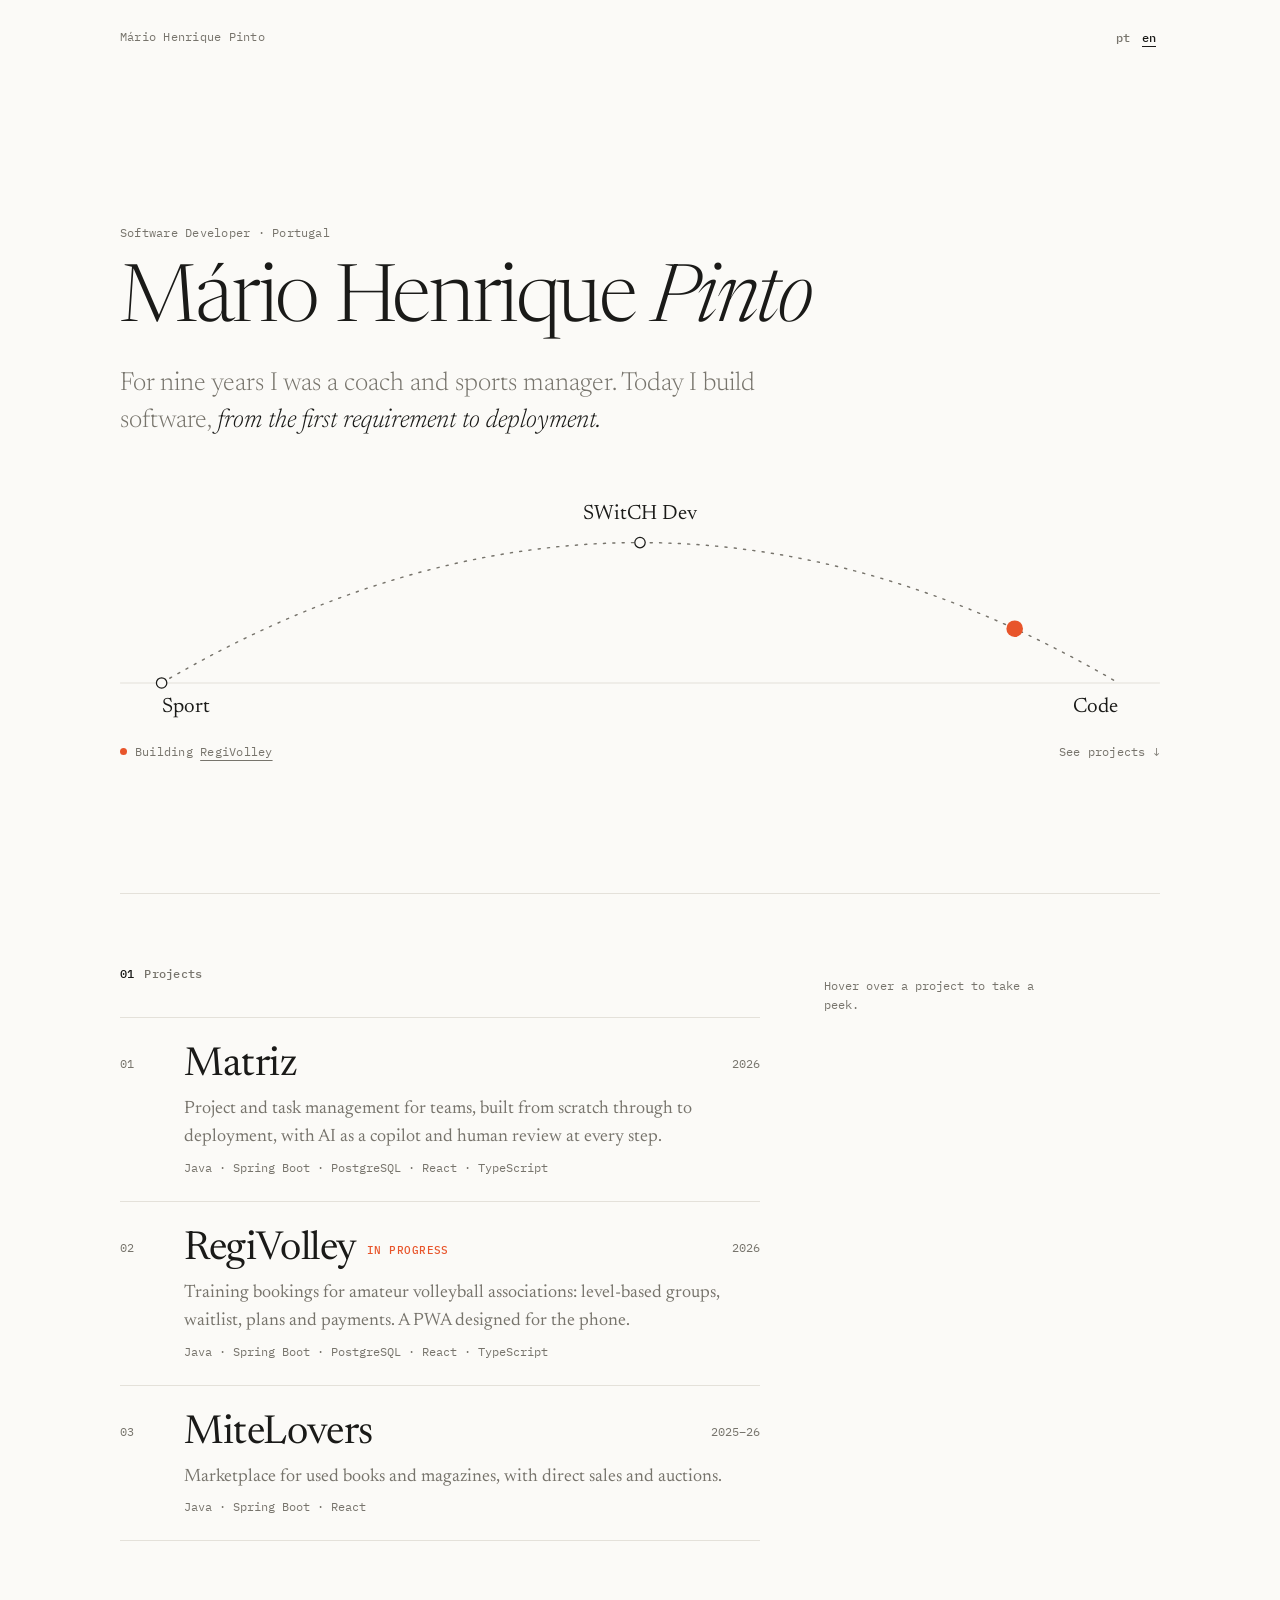
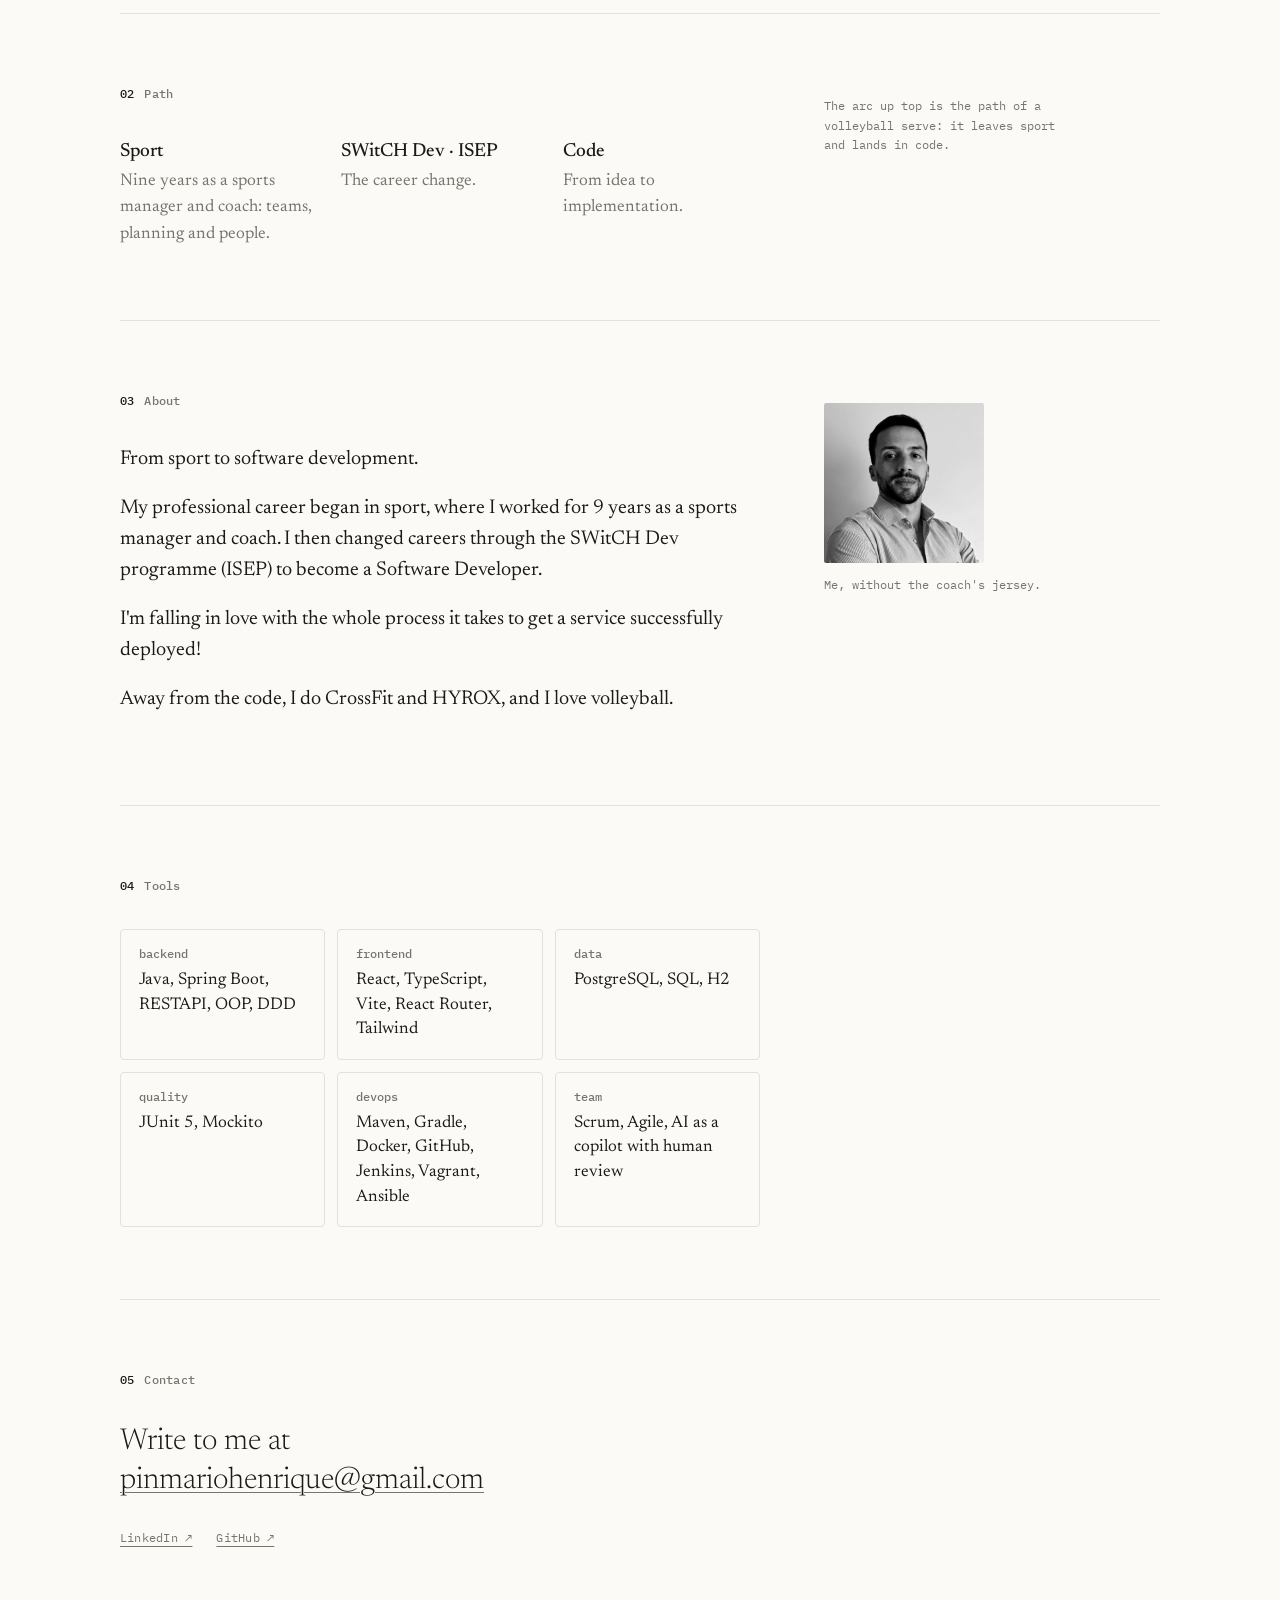
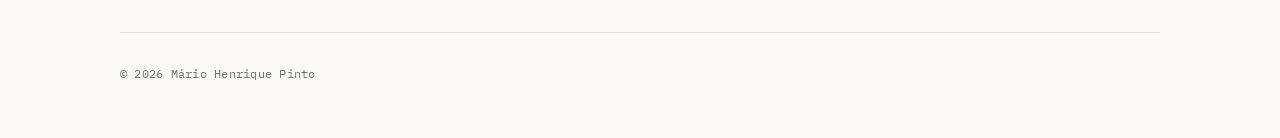
<file: index.html>
<!doctype html>
<html lang="pt-PT" data-titulo-pt="Mário Henrique Pinto" data-titulo-en="Mário Henrique Pinto">
<head>
  <meta charset="utf-8">
  <meta name="viewport" content="width=device-width, initial-scale=1">
  <title>Mário Henrique Pinto</title>
  <meta name="description" content="Mário Henrique Pinto, Software Developer. Nove anos no desporto, reconversão pelo SWitCH Dev (ISEP). Projetos: Matriz, RegiVolley e MiteLovers.">
  <meta property="og:title" content="Mário Henrique Pinto · Software Developer">
  <meta property="og:description" content="Do desporto ao código. Projetos: Matriz, RegiVolley e MiteLovers.">
  <meta property="og:image" content="https://mariohenriquep.github.io/assets/img/og-matriz.jpg">
  <meta property="og:url" content="https://mariohenriquep.github.io/">
  <meta property="og:type" content="website">
  <meta name="twitter:card" content="summary_large_image">
  <link rel="icon" href="assets/favicon.svg?v=3" type="image/svg+xml">
  <link rel="stylesheet" href="assets/estilo.css?v=5">
  <script src="assets/idioma.js"></script>
</head>
<body>
  <div class="pagina">
    <header class="topo mono">
      <a href="./">Mário Henrique Pinto</a>
      <div class="idioma" role="group" aria-label="Idioma / Language">
        <button type="button" data-idioma="pt" aria-pressed="true">pt</button>
        <button type="button" data-idioma="en" aria-pressed="false">en</button>
      </div>
    </header>

    <main>
      <div class="inicio">
        <p class="mono sobretitulo">Software Developer · Portugal</p>
        <h1 class="nome-grande">Mário Henrique <em>Pinto</em></h1>
        <p class="frase">
          <span class="pt">Fui treinador e gestor desportivo durante nove anos. Hoje construo software, <em>do primeiro requisito ao deploy.</em></span>
          <span class="en">For nine years I was a coach and sports manager. Today I build software, <em>from the first requirement to deployment.</em></span>
        </p>
        <div class="arco" aria-hidden="true">
          <svg viewBox="0 0 1000 230">
            <line class="chao" x1="0" y1="200" x2="1000" y2="200"/>
            <path id="trajetoria" class="traj" d="M40 200 Q500 -70 960 200"/>
            <circle class="marca" cx="40" cy="200" r="5"/>
            <circle class="marca" cx="500" cy="65" r="5"/>
            <circle class="bola" r="8" style="opacity:0">
              <animateMotion dur="2.4s" fill="freeze" begin="indefinite" id="servico" calcMode="spline" keyTimes="0;1" keySplines=".35 0 .25 1">
                <mpath href="#trajetoria"/>
              </animateMotion>
            </circle>
            <text class="forte" x="40" y="228"><tspan class="pt">Desporto</tspan><tspan class="en">Sport</tspan></text>
            <text class="forte" x="500" y="42" text-anchor="middle">SWitCH Dev</text>
            <text class="forte" x="960" y="228" text-anchor="end"><tspan class="pt">Código</tspan><tspan class="en">Code</tspan></text>
          </svg>
        </div>
        <div class="rodape-abertura mono">
          <span><span class="ponto"></span><span class="pt">A construir a <a href="https://github.com/mariohenriquep/regi-volley" target="_blank" rel="noopener">RegiVolley</a></span><span class="en">Building <a href="https://github.com/mariohenriquep/regi-volley" target="_blank" rel="noopener">RegiVolley</a></span></span>
          <a href="#trabalho" class="descer"><span class="pt">Ver projetos ↓</span><span class="en">See projects ↓</span></a>
        </div>
      </div>

      <section id="trabalho" class="linha">
        <h2><span class="n">01</span><span class="pt">Projetos</span><span class="en">Projects</span></h2>
        <ul class="trabalho">
          <li>
            <a class="item" href="projetos/matriz.html" data-imagem="assets/img/matriz-quadro-geral.webp">
              <span class="n">01</span>
              <span class="titulo">Matriz</span>
              <span class="ano">2026</span>
              <p class="resumo pt">Gestão de projetos e tarefas para equipas, feita de raiz até ao deploy, com IA como copiloto e revisão humana em cada passo.</p>
              <p class="resumo en">Project and task management for teams, built from scratch through to deployment, with AI as a copilot and human review at every step.</p>
              <span class="stack">Java · Spring Boot · PostgreSQL · React · TypeScript</span>
              <img class="miniatura" src="assets/img/matriz-quadro-geral.webp" alt="" width="1600" height="1011" loading="lazy">
            </a>
          </li>
          <li>
            <a class="item" href="https://github.com/mariohenriquep/regi-volley" target="_blank" rel="noopener">
              <span class="n">02</span>
              <span class="titulo">RegiVolley<span class="estado-tag pt">EM CURSO</span><span class="estado-tag en">IN PROGRESS</span></span>
              <span class="ano">2026</span>
              <p class="resumo pt">Reservas de treinos para associações amadoras de voleibol: turmas por nível, lista de espera, planos e pagamentos. Uma PWA pensada para o telemóvel.</p>
              <p class="resumo en">Training bookings for amateur volleyball associations: level-based groups, waitlist, plans and payments. A PWA designed for the phone.</p>
              <span class="stack">Java · Spring Boot · PostgreSQL · React · TypeScript</span>
            </a>
          </li>
          <li>
            <a class="item" href="https://github.com/mariohenriquep/MiteLovers-API" target="_blank" rel="noopener" data-imagem="assets/img/mitelovers-inicio.webp">
              <span class="n">03</span>
              <span class="titulo">MiteLovers</span>
              <span class="ano">2025–26</span>
              <p class="resumo pt">Marketplace de livros e revistas usados, com venda direta e leilões.</p>
              <p class="resumo en">Marketplace for used books and magazines, with direct sales and auctions.</p>
              <span class="stack">Java · Spring Boot · React</span>
              <img class="miniatura" src="assets/img/mitelovers-inicio.webp" alt="" width="1440" height="900" loading="lazy">
            </a>
          </li>
        </ul>
        <aside class="nota so-rato">
          <span class="pt">Passa o rato por cima de um projeto para espreitar.</span>
          <span class="en">Hover over a project to take a peek.</span>
        </aside>
      </section>

      <section id="percurso" class="linha">
        <h2><span class="n">02</span><span class="pt">Percurso</span><span class="en">Path</span></h2>
        <div class="etapas">
          <p class="pt"><b>Desporto</b>Nove anos como gestor desportivo e treinador: equipas, planeamento e pessoas.</p>
          <p class="en"><b>Sport</b>Nine years as a sports manager and coach: teams, planning and people.</p>
          <p class="pt"><b>SWitCH Dev · ISEP</b>A reconversão de carreira.</p>
          <p class="en"><b>SWitCH Dev · ISEP</b>The career change.</p>
          <p class="pt"><b>Código</b>Desde a ideia à implementação.</p>
          <p class="en"><b>Code</b>From idea to implementation.</p>
        </div>
        <aside class="nota">
          <span class="pt">O arco lá em cima é a trajetória de um serviço de voleibol: sai do desporto e cai no código.</span>
          <span class="en">The arc up top is the path of a volleyball serve: it leaves sport and lands in code.</span>
        </aside>
      </section>

      <section id="sobre" class="linha sobre">
        <h2><span class="n">03</span><span class="pt">Sobre</span><span class="en">About</span></h2>
        <p class="pt">Do desporto ao desenvolvimento de software.</p>
        <p class="en">From sport to software development.</p>
        <p class="pt">A minha carreira profissional começou no desporto, onde trabalhei durante 9 anos como gestor desportivo e treinador. Fiz depois uma reconversão de carreira através do programa SWitCH Dev (ISEP) para me tornar Software Developer.</p>
        <p class="en">My professional career began in sport, where I worked for 9 years as a sports manager and coach. I then changed careers through the SWitCH Dev programme (ISEP) to become a Software Developer.</p>
        <p class="pt">Estou a apaixonar-me por todo o processo necessário para levar um serviço até um deploy bem-sucedido!</p>
        <p class="en">I'm falling in love with the whole process it takes to get a service successfully deployed!</p>
        <p class="pt">Fora do código, pratico CrossFit e HYROX e adoro voleibol.</p>
        <p class="en">Away from the code, I do CrossFit and HYROX, and I love volleyball.</p>
        <aside class="nota">
          <img class="retrato" src="assets/img/foto.jpg" alt="Mário Henrique Pinto" width="480" height="480" loading="lazy">
          <span class="pt">Eu, sem a camisola de treinador.</span>
          <span class="en">Me, without the coach's jersey.</span>
        </aside>
      </section>

      <section id="ferramentas" class="linha ferramentas">
        <h2><span class="n">04</span><span class="pt">Ferramentas</span><span class="en">Tools</span></h2>
        <div class="caixas">
          <div class="caixa"><span class="cat">backend</span><p>Java, Spring Boot, RESTAPI, OOP, DDD</p></div>
          <div class="caixa"><span class="cat">frontend</span><p>React, TypeScript, Vite, React Router, Tailwind</p></div>
          <div class="caixa"><span class="cat"><span class="pt">dados</span><span class="en">data</span></span><p>PostgreSQL, SQL, H2</p></div>
          <div class="caixa"><span class="cat"><span class="pt">qualidade</span><span class="en">quality</span></span><p>JUnit 5, Mockito</p></div>
          <div class="caixa"><span class="cat">devops</span><p>Maven, Gradle, Docker, GitHub, Jenkins, Vagrant, Ansible</p></div>
          <div class="caixa"><span class="cat"><span class="pt">equipa</span><span class="en">team</span></span><p>Scrum, Agile, <span class="pt">IA como copiloto com revisão humana</span><span class="en">AI as a copilot with human review</span></p></div>
        </div>
      </section>

      <section id="contacto" class="linha contacto">
        <h2><span class="n">05</span><span class="pt">Contacto</span><span class="en">Contact</span></h2>
        <p class="grande"><span class="pt">Escreve-me para</span><span class="en">Write to me at</span><br><a href="mailto:pinmariohenrique@gmail.com">pinmariohenrique@gmail.com</a></p>
        <p class="outros mono">
          <a href="https://www.linkedin.com/in/mariohenriquep/" target="_blank" rel="noopener">LinkedIn ↗</a>
          <a href="https://github.com/mariohenriquep" target="_blank" rel="noopener">GitHub ↗</a>
        </p>
      </section>
    </main>

    <footer class="mono">
      <p>© 2026 Mário Henrique Pinto</p>
    </footer>
  </div>

  <img class="espreitar" alt="" aria-hidden="true">

  <script>
    // Espreitar: a captura do projeto segue o rato
    (function () {
      var img = document.querySelector(".espreitar");
      document.querySelectorAll(".trabalho a[data-imagem]").forEach(function (a) {
        a.addEventListener("mouseenter", function () { img.src = a.dataset.imagem; img.classList.add("visivel"); });
        a.addEventListener("mouseleave", function () { img.classList.remove("visivel"); });
        a.addEventListener("mousemove", function (e) { img.style.left = e.clientX + "px"; img.style.top = e.clientY + "px"; });
      });
    })();

    // O serviço: a bola percorre o arco quando a secção aparece
    (function () {
      var anim = document.getElementById("servico");
      var bola = document.querySelector(".arco .bola");
      var semMovimento = window.matchMedia("(prefers-reduced-motion: reduce)").matches;
      if (semMovimento || !("IntersectionObserver" in window) || !anim.beginElement) {
        bola.setAttribute("cx", "960"); bola.setAttribute("cy", "200"); bola.style.opacity = 1; return;
      }
      var obs = new IntersectionObserver(function (entradas) {
        if (entradas[0].isIntersecting) { bola.style.opacity = 1; anim.beginElement(); obs.disconnect(); }
      }, { threshold: 0.3 });
      obs.observe(document.querySelector(".arco"));
    })();
  </script>
</body>
</html>
</file>
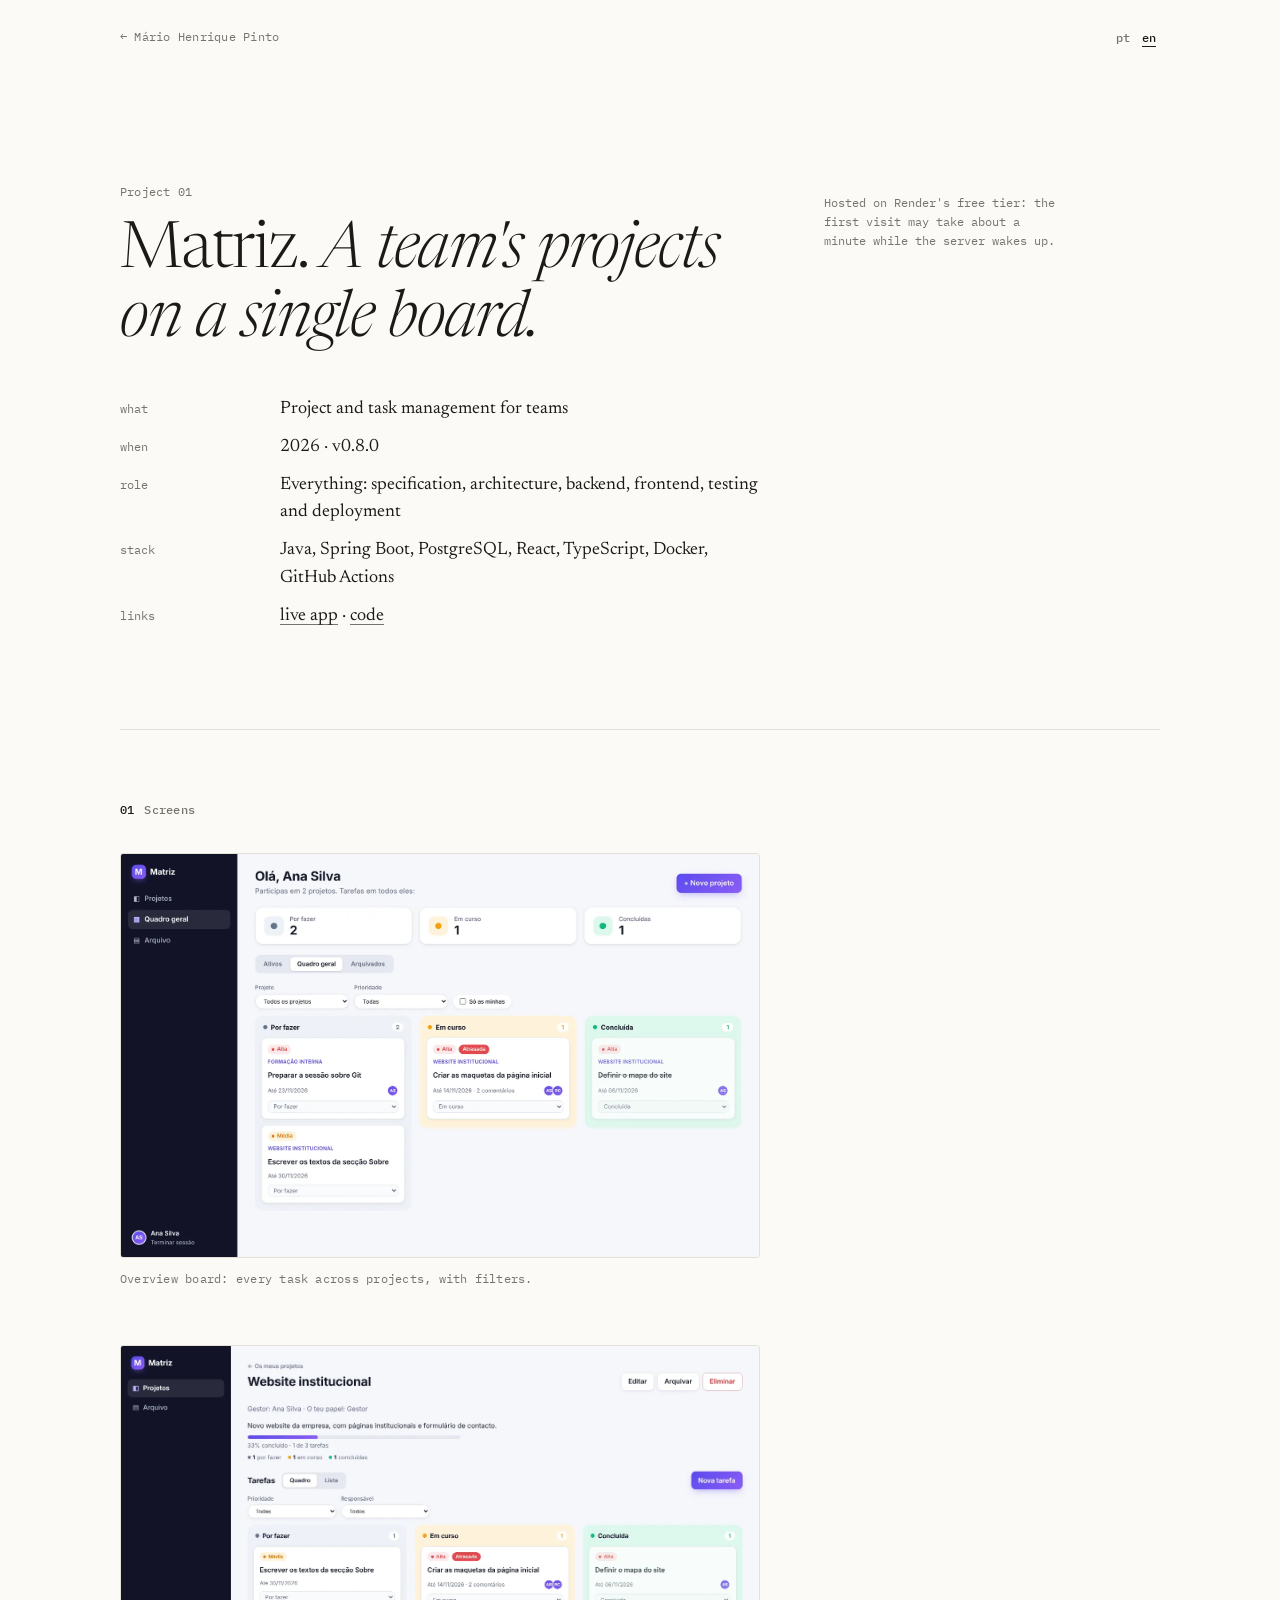
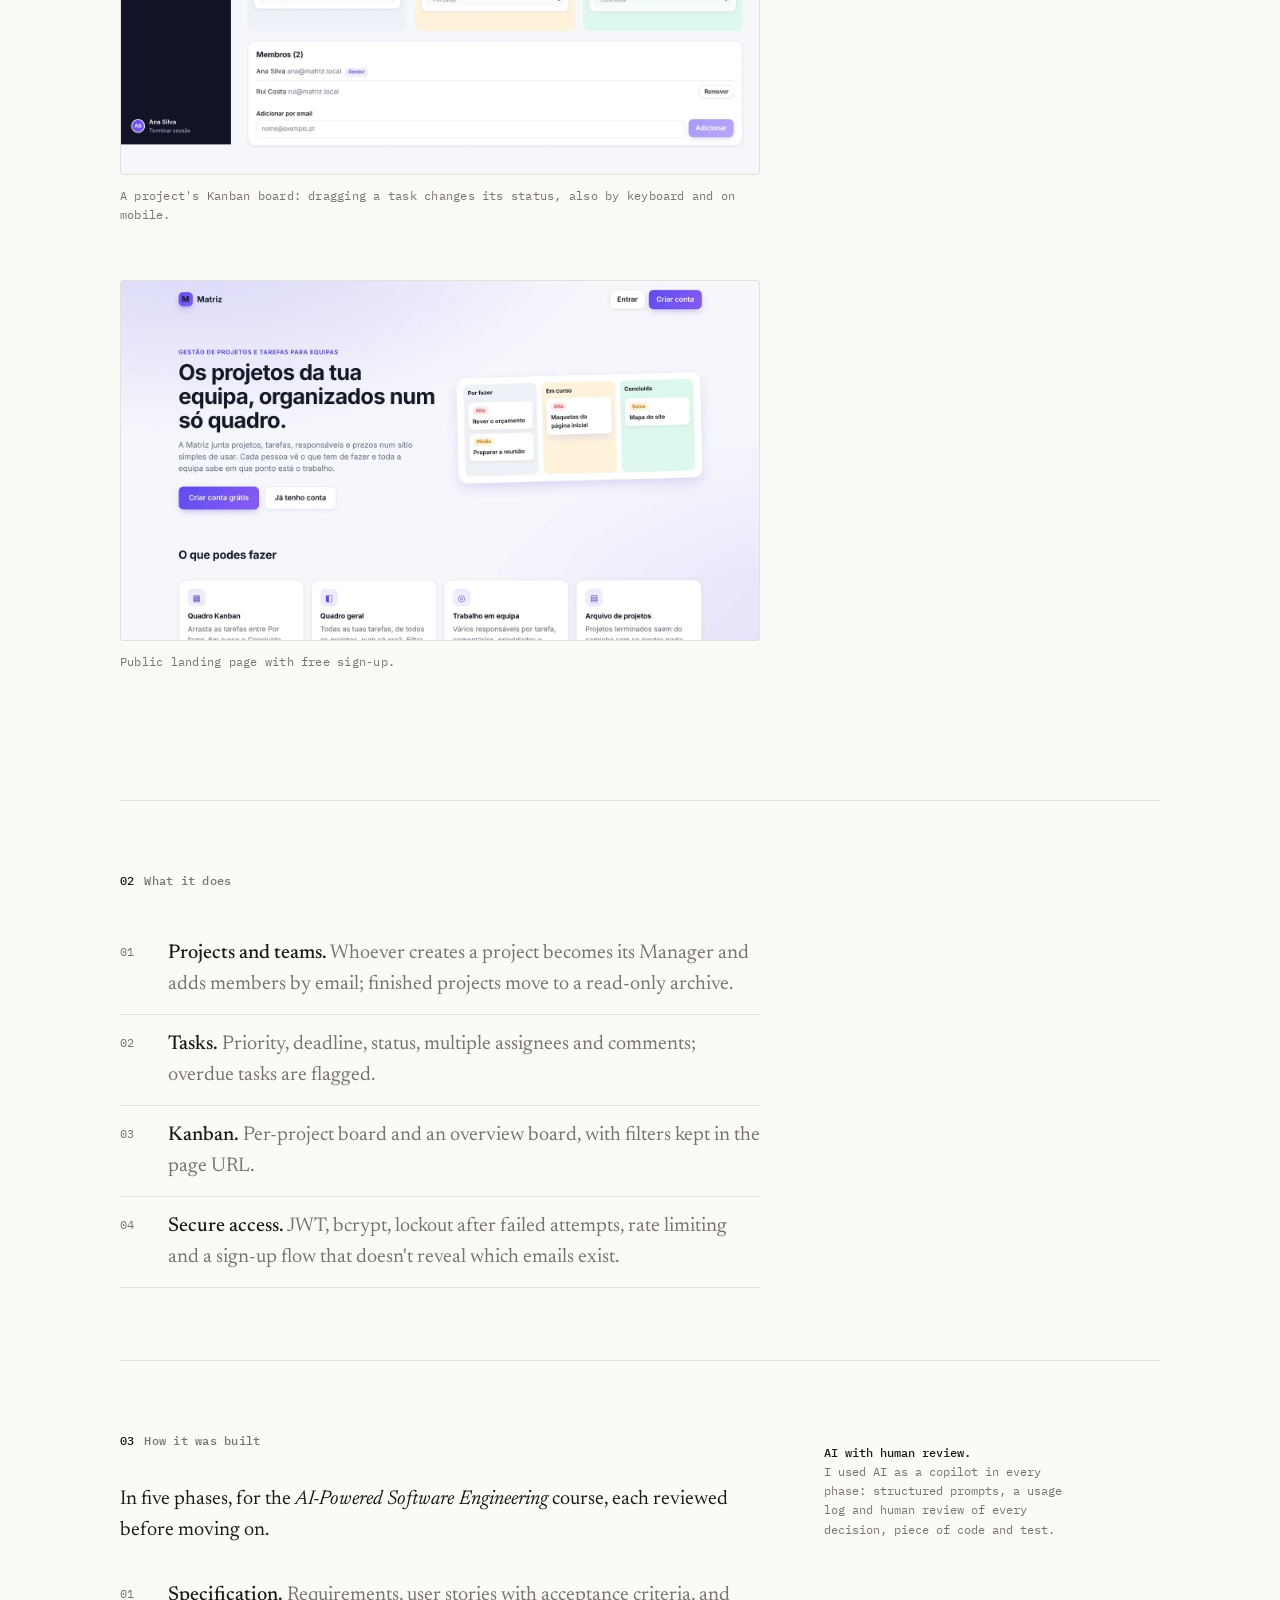
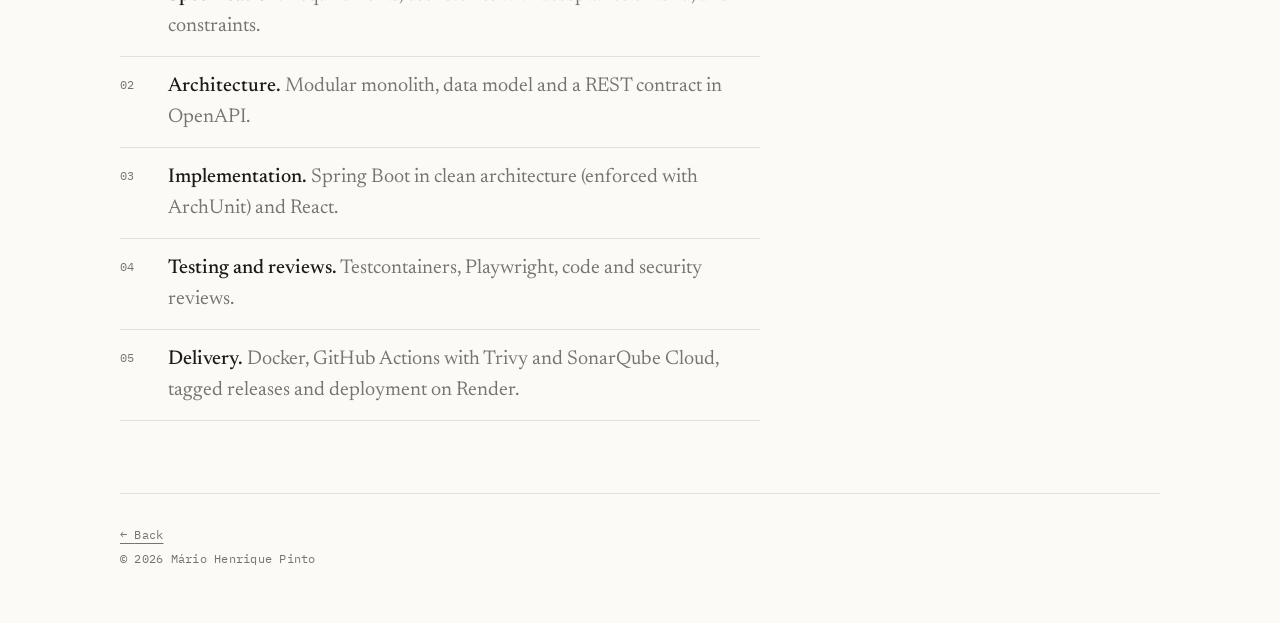
<file: projetos/matriz.html>
<!doctype html>
<html lang="pt-PT" data-titulo-pt="Matriz · Mário Henrique Pinto" data-titulo-en="Matriz · Mário Henrique Pinto">
<head>
  <meta charset="utf-8">
  <meta name="viewport" content="width=device-width, initial-scale=1">
  <title>Matriz · Mário Henrique Pinto</title>
  <meta name="description" content="Matriz: aplicação full-stack de gestão de projetos e tarefas (Java, Spring Boot, PostgreSQL, React, Docker), da especificação ao deploy.">
  <meta property="og:title" content="Matriz · gestão de projetos e tarefas">
  <meta property="og:description" content="Aplicação full-stack feita de raiz: Java, Spring Boot, PostgreSQL, React, Docker, CI e deploy no Render.">
  <meta property="og:image" content="https://mariohenriquep.github.io/assets/img/og-matriz.jpg">
  <meta property="og:url" content="https://mariohenriquep.github.io/projetos/matriz.html">
  <meta name="twitter:card" content="summary_large_image">
  <link rel="icon" href="../assets/favicon.svg?v=3" type="image/svg+xml">
  <link rel="stylesheet" href="../assets/estilo.css?v=5">
  <script src="../assets/idioma.js"></script>
</head>
<body>
  <div class="pagina">
    <header class="topo mono">
      <a href="../">← Mário Henrique Pinto</a>
      <div class="idioma" role="group" aria-label="Idioma / Language">
        <button type="button" data-idioma="pt" aria-pressed="true">pt</button>
        <button type="button" data-idioma="en" aria-pressed="false">en</button>
      </div>
    </header>

    <main>
      <div class="abertura linha">
        <p class="mono" style="margin:0 0 16px"><span class="pt">Projeto 01</span><span class="en">Project 01</span></p>
        <h1>Matriz. <em class="pt">Os projetos de uma equipa num só quadro.</em><em class="en">A team's projects on a single board.</em></h1>
        <dl class="ficha">
          <dt><span class="pt">o quê</span><span class="en">what</span></dt>
          <dd class="pt">Gestão de projetos e tarefas para equipas</dd><dd class="en">Project and task management for teams</dd>
          <dt><span class="pt">quando</span><span class="en">when</span></dt><dd>2026 · v0.8.0</dd>
          <dt><span class="pt">papel</span><span class="en">role</span></dt>
          <dd class="pt">Tudo: especificação, arquitetura, backend, frontend, testes e deploy</dd><dd class="en">Everything: specification, architecture, backend, frontend, testing and deployment</dd>
          <dt>stack</dt><dd>Java, Spring Boot, PostgreSQL, React, TypeScript, Docker, GitHub Actions</dd>
          <dt>links</dt>
          <dd><a href="https://matriz-frontend-650f.onrender.com" target="_blank" rel="noopener"><span class="pt">app no ar</span><span class="en">live app</span></a> · <a href="https://github.com/mariohenriquep/matriz-api" target="_blank" rel="noopener"><span class="pt">código</span><span class="en">code</span></a></dd>
        </dl>
        <aside class="nota">
          <span class="pt">Alojada no plano gratuito do Render: o primeiro acesso pode demorar cerca de um minuto enquanto o servidor acorda.</span>
          <span class="en">Hosted on Render's free tier: the first visit may take about a minute while the server wakes up.</span>
        </aside>
      </div>

      <section class="linha">
        <h2><span class="n">01</span><span class="pt">Ecrãs</span><span class="en">Screens</span></h2>
        <figure class="figura">
          <img src="../assets/img/matriz-quadro-geral.webp" alt="Quadro geral" width="1600" height="1011">
          <figcaption class="mono"><span class="pt">Quadro geral: todas as tarefas de todos os projetos, com filtros.</span><span class="en">Overview board: every task across projects, with filters.</span></figcaption>
        </figure>
        <figure class="figura">
          <img src="../assets/img/matriz-quadro.webp" alt="Quadro Kanban de um projeto" width="1440" height="967" loading="lazy">
          <figcaption class="mono"><span class="pt">Kanban de um projeto: arrastar uma tarefa muda o estado, também com teclado e no telemóvel.</span><span class="en">A project's Kanban board: dragging a task changes its status, also by keyboard and on mobile.</span></figcaption>
        </figure>
        <figure class="figura">
          <img src="../assets/img/matriz-inicio-topo.webp" alt="Página inicial pública" width="1600" height="900" loading="lazy">
          <figcaption class="mono"><span class="pt">Página inicial pública, com registo gratuito.</span><span class="en">Public landing page with free sign-up.</span></figcaption>
        </figure>
      </section>

      <section class="linha">
        <h2><span class="n">02</span><span class="pt">O que faz</span><span class="en">What it does</span></h2>
        <ol class="lista-num pt">
          <li><div><b>Projetos e equipas.</b> <span>Quem cria um projeto fica Gestor e adiciona membros pelo email; projetos terminados vão para um arquivo só de leitura.</span></div></li>
          <li><div><b>Tarefas.</b> <span>Prioridade, prazo, estado, vários responsáveis e comentários; as atrasadas ficam assinaladas.</span></div></li>
          <li><div><b>Kanban.</b> <span>Quadro por projeto e quadro geral, com filtros guardados no endereço da página.</span></div></li>
          <li><div><b>Acesso seguro.</b> <span>JWT, bcrypt, bloqueio após tentativas falhadas, limites de pedidos e um registo que não revela que emails existem.</span></div></li>
        </ol>
        <ol class="lista-num en">
          <li><div><b>Projects and teams.</b> <span>Whoever creates a project becomes its Manager and adds members by email; finished projects move to a read-only archive.</span></div></li>
          <li><div><b>Tasks.</b> <span>Priority, deadline, status, multiple assignees and comments; overdue tasks are flagged.</span></div></li>
          <li><div><b>Kanban.</b> <span>Per-project board and an overview board, with filters kept in the page URL.</span></div></li>
          <li><div><b>Secure access.</b> <span>JWT, bcrypt, lockout after failed attempts, rate limiting and a sign-up flow that doesn't reveal which emails exist.</span></div></li>
        </ol>
      </section>

      <section class="linha">
        <h2><span class="n">03</span><span class="pt">Como foi feita</span><span class="en">How it was built</span></h2>
        <p class="pt" style="margin-top:0">Em cinco fases, na unidade curricular <em>AI-Powered Software Engineering</em>, cada uma revista antes de avançar.</p>
        <p class="en" style="margin-top:0">In five phases, for the <em>AI-Powered Software Engineering</em> course, each reviewed before moving on.</p>
        <ol class="lista-num pt">
          <li><div><b>Especificação.</b> <span>Requisitos, user stories com critérios de aceitação e restrições.</span></div></li>
          <li><div><b>Arquitetura.</b> <span>Monólito modular, modelo de dados e contrato REST em OpenAPI.</span></div></li>
          <li><div><b>Implementação.</b> <span>Spring Boot em clean architecture (verificada com ArchUnit) e React.</span></div></li>
          <li><div><b>Testes e revisões.</b> <span>Testcontainers, Playwright, code review e security review.</span></div></li>
          <li><div><b>Entrega.</b> <span>Docker, GitHub Actions com Trivy e SonarQube Cloud, versões com tags e deploy no Render.</span></div></li>
        </ol>
        <ol class="lista-num en">
          <li><div><b>Specification.</b> <span>Requirements, user stories with acceptance criteria, and constraints.</span></div></li>
          <li><div><b>Architecture.</b> <span>Modular monolith, data model and a REST contract in OpenAPI.</span></div></li>
          <li><div><b>Implementation.</b> <span>Spring Boot in clean architecture (enforced with ArchUnit) and React.</span></div></li>
          <li><div><b>Testing and reviews.</b> <span>Testcontainers, Playwright, code and security reviews.</span></div></li>
          <li><div><b>Delivery.</b> <span>Docker, GitHub Actions with Trivy and SonarQube Cloud, tagged releases and deployment on Render.</span></div></li>
        </ol>
        <aside class="nota">
          <b><span class="pt">IA com revisão humana.</span><span class="en">AI with human review.</span></b><br>
          <span class="pt">Usei IA em todas as fases, como copiloto: prompts estruturados, registo do uso e revisão humana de cada decisão, código e teste.</span>
          <span class="en">I used AI as a copilot in every phase: structured prompts, a usage log and human review of every decision, piece of code and test.</span>
        </aside>
      </section>
    </main>

    <footer class="mono">
      <p><a href="../">← <span class="pt">Voltar</span><span class="en">Back</span></a></p>
      <p>© 2026 Mário Henrique Pinto</p>
    </footer>
  </div>
</body>
</html>
</file>
<file: assets/estilo.css>
/* Portefólio · minimalista
   Uma coluna estreita, uma serifa, notas na margem e um único arco:
   a trajetória de um serviço de voleibol, do desporto ao código. */
@import url("https://fonts.googleapis.com/css2?family=Newsreader:ital,opsz,wght@0,6..72,300..600;1,6..72,300..600&family=IBM+Plex+Mono:wght@400;500&display=swap");

:root {
  --fundo: #fbfaf7;
  --tinta: #1a1a18;
  --cinza: #77746c;
  --linha: #e4e1da;
  --sinal: #e8552b;
  --serifa: "Newsreader", Georgia, serif;
  --mono: "IBM Plex Mono", ui-monospace, monospace;
  color-scheme: light;
}
@media (prefers-color-scheme: dark) {
  :root { --fundo: #141413; --tinta: #ecebe6; --cinza: #8f8c84; --linha: #2c2b28; color-scheme: dark; }
}

* { box-sizing: border-box; }
html { scroll-behavior: smooth; overflow-x: clip; }
body {
  margin: 0; background: var(--fundo); color: var(--tinta);
  font-family: var(--serifa); font-size: 20px; line-height: 1.55; font-weight: 400;
  -webkit-font-smoothing: antialiased; text-rendering: optimizeLegibility;
}
img { display: block; max-width: 100%; height: auto; }
a { color: inherit; text-decoration-thickness: 1px; text-underline-offset: 4px; text-decoration-color: var(--cinza); }
a:hover { text-decoration-color: var(--sinal); color: var(--sinal); }
::selection { background: var(--tinta); color: var(--fundo); }

/* Grelha: coluna de texto + margem para notas */
.pagina { width: min(1040px, 100% - 40px); margin-inline: auto; }
.linha { display: grid; grid-template-columns: minmax(0, 640px) 1fr; column-gap: 64px; }
.linha > * { grid-column: 1; }
.nota {
  grid-column: 2; grid-row: 1 / span 20; align-self: start;
  font-family: var(--mono); font-size: 12px; line-height: 1.6; color: var(--cinza); padding-top: 10px; max-width: 240px;
}
.nota b { color: var(--tinta); font-weight: 500; }
@media (max-width: 900px) {
  .linha { grid-template-columns: 1fr; }
  .nota { grid-column: 1; grid-row: auto; padding: 0; margin: 0 0 24px; border-left: 1px solid var(--linha); padding-left: 12px; }
}

.mono { font-family: var(--mono); font-size: 12px; letter-spacing: .02em; color: var(--cinza); }
html[lang="en"] .pt, html:not([lang="en"]) .en { display: none !important; }

/* Topo */
.topo { display: flex; justify-content: space-between; align-items: center; padding: 28px 0; }
.topo a { text-decoration: none; }
.idioma { display: inline-flex; gap: 4px; }
.idioma button { font: 500 12px var(--mono); border: 0; background: none; color: var(--cinza); cursor: pointer; padding: 2px 4px; }
.idioma button[aria-pressed="true"] { color: var(--tinta); text-decoration: underline; text-underline-offset: 4px; }

/* Abertura */
.abertura { padding: 12vh 0 10vh; }
.abertura h1 {
  font-weight: 300; font-size: clamp(38px, 5.6vw, 64px); line-height: 1.08; letter-spacing: -.015em; margin: 0 0 40px;
  font-variation-settings: "opsz" 72;
}
.abertura h1 em { font-style: italic; }
.estado { display: flex; flex-wrap: wrap; gap: 6px 22px; }
.estado .ponto { display: inline-block; width: 7px; height: 7px; border-radius: 50%; background: var(--sinal); margin-right: 8px; vertical-align: 1px; animation: pulsar 2.4s ease-in-out infinite; }
@keyframes pulsar { 50% { opacity: .25; } }
@media (prefers-reduced-motion: reduce) { .estado .ponto { animation: none; } }

/* Secções */
section { padding: 72px 0; border-top: 1px solid var(--linha); }
h2 { font: 500 12px var(--mono); letter-spacing: .02em; color: var(--cinza); margin: 0 0 36px; text-transform: none; }
h2 span.n { color: var(--tinta); margin-right: 10px; }

/* Lista de trabalho */
.trabalho { list-style: none; margin: 0; padding: 0; }
.trabalho li { border-bottom: 1px solid var(--linha); }
.trabalho li:first-child { border-top: 1px solid var(--linha); }
.trabalho a.item { display: grid; grid-template-columns: 48px 1fr auto; gap: 8px 16px; padding: 26px 0; text-decoration: none; position: relative; }
.trabalho .n { font: 400 12px var(--mono); color: var(--cinza); padding-top: 12px; }
.trabalho .titulo { font-size: clamp(30px, 4vw, 40px); font-weight: 400; line-height: 1.1; letter-spacing: -.01em; }
.trabalho .titulo i { font-weight: 300; }
.trabalho .ano { font: 400 12px var(--mono); color: var(--cinza); padding-top: 12px; text-align: right; }
.trabalho .resumo { grid-column: 2 / 4; color: var(--cinza); font-size: 18px; margin: 0; }
.trabalho .stack { grid-column: 2 / 4; font: 400 12px var(--mono); color: var(--cinza); }
.trabalho a.item:hover .titulo { color: var(--sinal); }
.trabalho a.item:hover .titulo::after { content: " →"; }
.trabalho .estado-tag { font: 500 11px var(--mono); color: var(--sinal); margin-left: 10px; vertical-align: middle; letter-spacing: .04em; }
/* Pré-visualização que segue o rato (só em ecrãs com rato) */
.espreitar {
  position: fixed; z-index: 20; width: 380px; pointer-events: none; opacity: 0; transform: translate(24px, -50%) rotate(-2deg);
  transition: opacity .18s; box-shadow: 0 30px 60px -20px rgba(0,0,0,.35); border-radius: 4px; overflow: hidden;
}
.espreitar.visivel { opacity: 1; }
@media (hover: none) { .espreitar { display: none; } }
.miniatura { display: none; grid-column: 2 / 4; margin-top: 10px; border-radius: 3px; border: 1px solid var(--linha); }
@media (hover: none) { .miniatura { display: block; } }

/* Percurso: o arco */
.arco { margin: 8px 0 40px; }
.arco svg { width: 100%; height: auto; overflow: visible; }
.arco .traj { fill: none; stroke: var(--cinza); stroke-width: 1.2; stroke-dasharray: 2 7; stroke-linecap: round; }
.arco .chao { stroke: var(--linha); stroke-width: 1; }
.arco .marca { fill: var(--fundo); stroke: var(--tinta); stroke-width: 1.2; }
.arco .bola { fill: var(--sinal); }
.arco text { font: 400 13px var(--mono); fill: var(--cinza); }
.arco text.forte { fill: var(--tinta); font-family: var(--serifa); font-size: 22px; }
.etapas { display: grid; grid-template-columns: repeat(3, 1fr); gap: 24px; }
.etapas p { margin: 0; font-size: 17px; color: var(--cinza); }
.etapas b { display: block; color: var(--tinta); font-weight: 500; font-size: 19px; margin-bottom: 2px; }
@media (max-width: 640px) { .etapas { grid-template-columns: 1fr; gap: 16px; } .arco text.forte { font-size: 28px; } .arco text { font-size: 18px; } }

/* Sobre */
.sobre p { margin: 0 0 18px; }
.sobre p:first-of-type { font-size: clamp(24px, 3vw, 30px); line-height: 1.3; font-weight: 300; font-style: italic; }
.retrato { width: 160px; filter: grayscale(1); border-radius: 2px; margin-bottom: 12px; }

/* Ferramentas como prosa */
.ferramentas p { margin: 0 0 14px; }
.ferramentas span.cat { font: 500 12px var(--mono); color: var(--cinza); margin-right: 8px; }

/* Contacto */
.contacto .grande { font-size: clamp(22px, 2.6vw, 30px); font-weight: 300; line-height: 1.3; margin: 0 0 16px; }
.contacto .grande a { text-decoration-thickness: 1px; }
.contacto .outros { display: flex; gap: 24px; }

/* Colofão */
footer { border-top: 1px solid var(--linha); padding: 32px 0 48px; }
footer p { margin: 0 0 6px; }

/* Página de projeto */
.ficha { display: grid; grid-template-columns: 140px 1fr; gap: 10px 20px; margin: 0 0 8px; font-size: 18px; }
.ficha dt { font: 400 12px var(--mono); color: var(--cinza); padding-top: 5px; }
.ficha dd { margin: 0; }
.figura { margin: 0 0 56px; }
.figura img { border: 1px solid var(--linha); border-radius: 3px; }
.figura figcaption { margin-top: 12px; }
.lista-num { margin: 0; padding: 0; list-style: none; counter-reset: n; }
.lista-num li { counter-increment: n; display: grid; grid-template-columns: 48px 1fr; padding: 14px 0; border-bottom: 1px solid var(--linha); }
.lista-num li::before { content: "0" counter(n); font: 400 12px var(--mono); color: var(--cinza); padding-top: 6px; }
.lista-num b { font-weight: 500; }
.lista-num span { color: var(--cinza); }
.contacto .grande a { overflow-wrap: anywhere; }
@media (max-width: 480px) { .contacto .grande { font-size: 21px; } }
@media (hover: none) { .nota.so-rato { display: none; } }

/* Ferramentas em caixas */
.caixas { display: grid; grid-template-columns: repeat(auto-fill, minmax(190px, 1fr)); gap: 12px; }
.caixa { border: 1px solid var(--linha); border-radius: 4px; padding: 16px 18px; }
.caixa .cat { display: block; font: 500 12px var(--mono); color: var(--cinza); margin-bottom: 8px; }
.caixa p { margin: 0; font-size: 17px; line-height: 1.45; }

/* Abertura em ecrã inteiro: nome, frase e o arco do serviço */
.inicio { min-height: calc(100svh - 82px); display: flex; flex-direction: column; justify-content: center; padding: 6vh 0 4vh; }
.inicio .sobretitulo { margin: 0 0 20px; }
.nome-grande {
  font-weight: 300; font-size: clamp(42px, 6.2vw, 84px); line-height: 1; letter-spacing: -.03em; margin: 0 0 24px;
  font-variation-settings: "opsz" 72;
}
.nome-grande em { font-style: italic; font-weight: 300; }
.inicio .frase { font-size: clamp(20px, 2.2vw, 26px); line-height: 1.4; color: var(--cinza); max-width: 720px; margin: 0 0 4vh; font-weight: 300; }
.inicio .frase em { color: var(--tinta); }
.inicio .arco { margin: 0 0 18px; }
.inicio .arco .traj { stroke-width: 1.4; }
.inicio .arco text.forte { font-size: 20px; }
.rodape-abertura { display: flex; justify-content: space-between; gap: 16px; flex-wrap: wrap; }
.rodape-abertura .ponto { display: inline-block; width: 7px; height: 7px; border-radius: 50%; background: var(--sinal); margin-right: 8px; vertical-align: 1px; animation: pulsar 2.4s ease-in-out infinite; }
.descer { text-decoration: none; }
@media (max-width: 640px) { .inicio .arco text.forte { font-size: 34px; } .inicio { min-height: auto; padding-top: 8vh; } }
@media (prefers-reduced-motion: reduce) { .rodape-abertura .ponto { animation: none; } }
</file>
